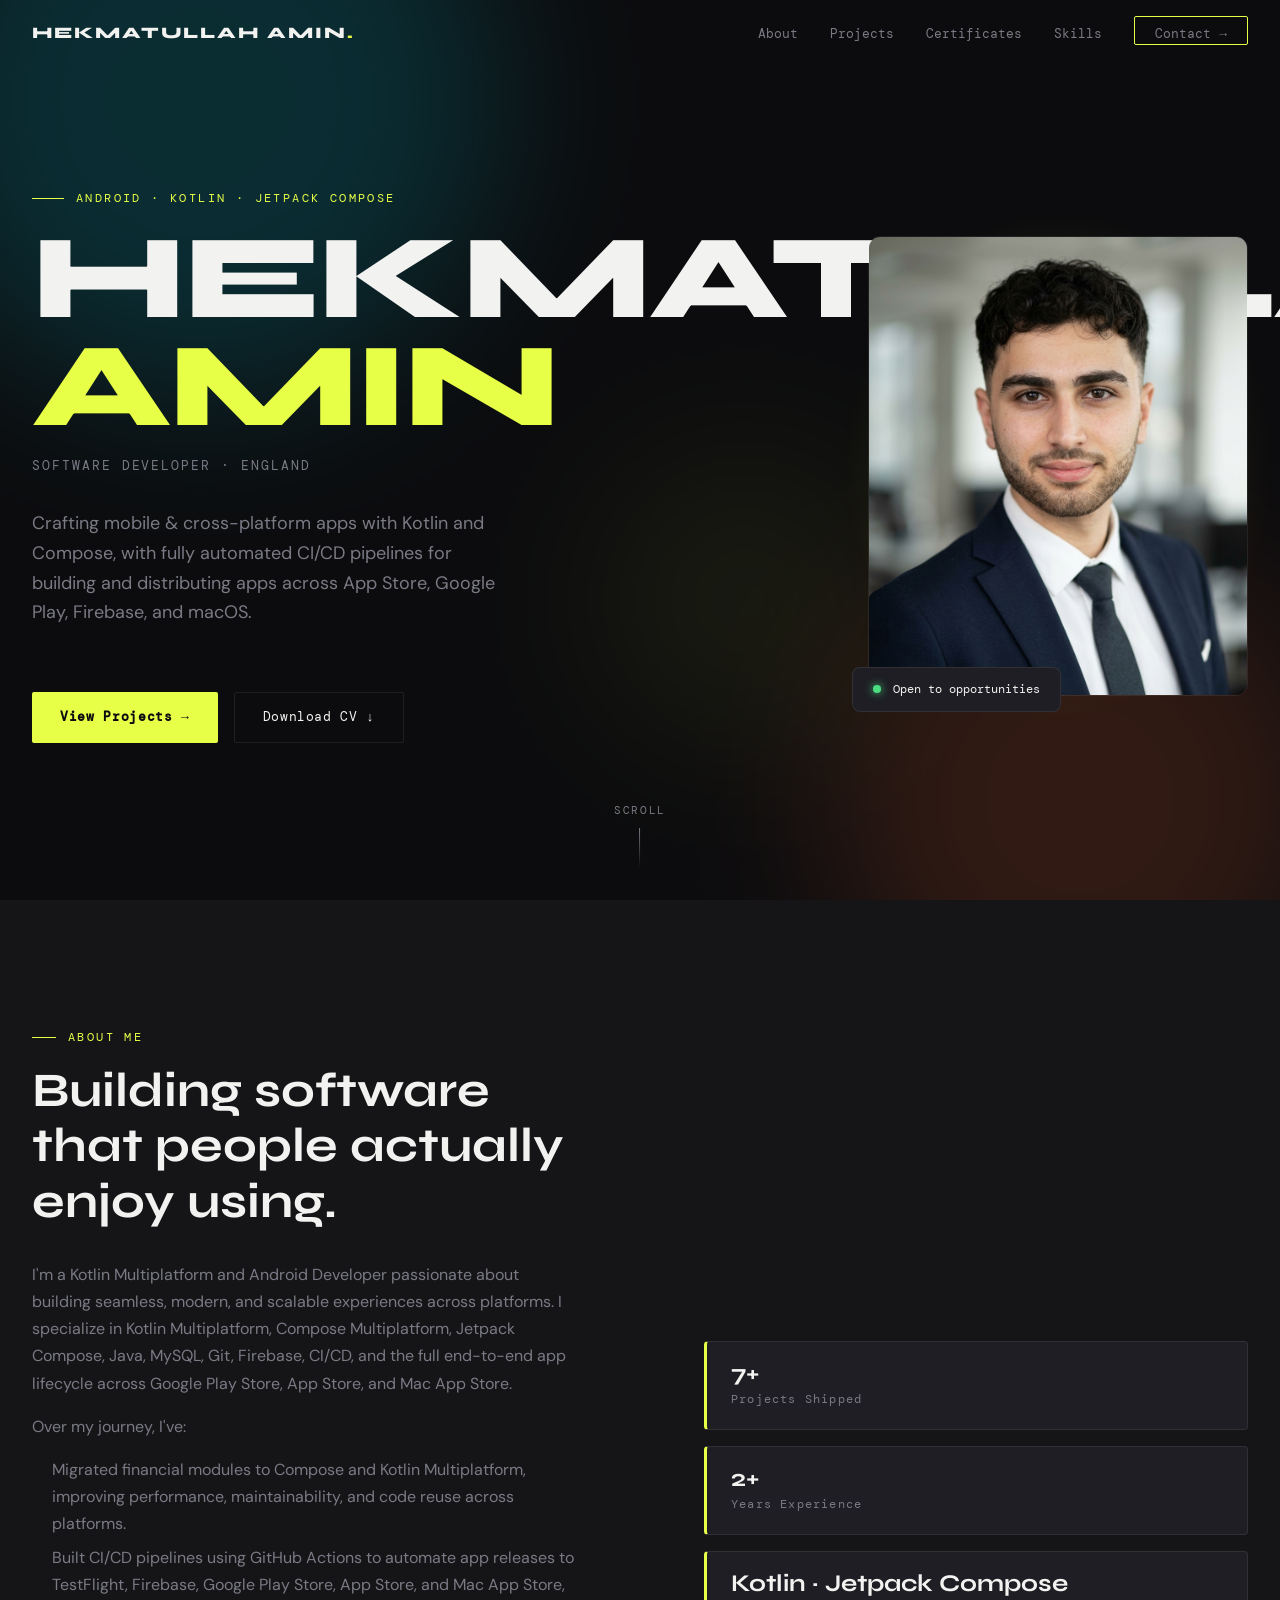
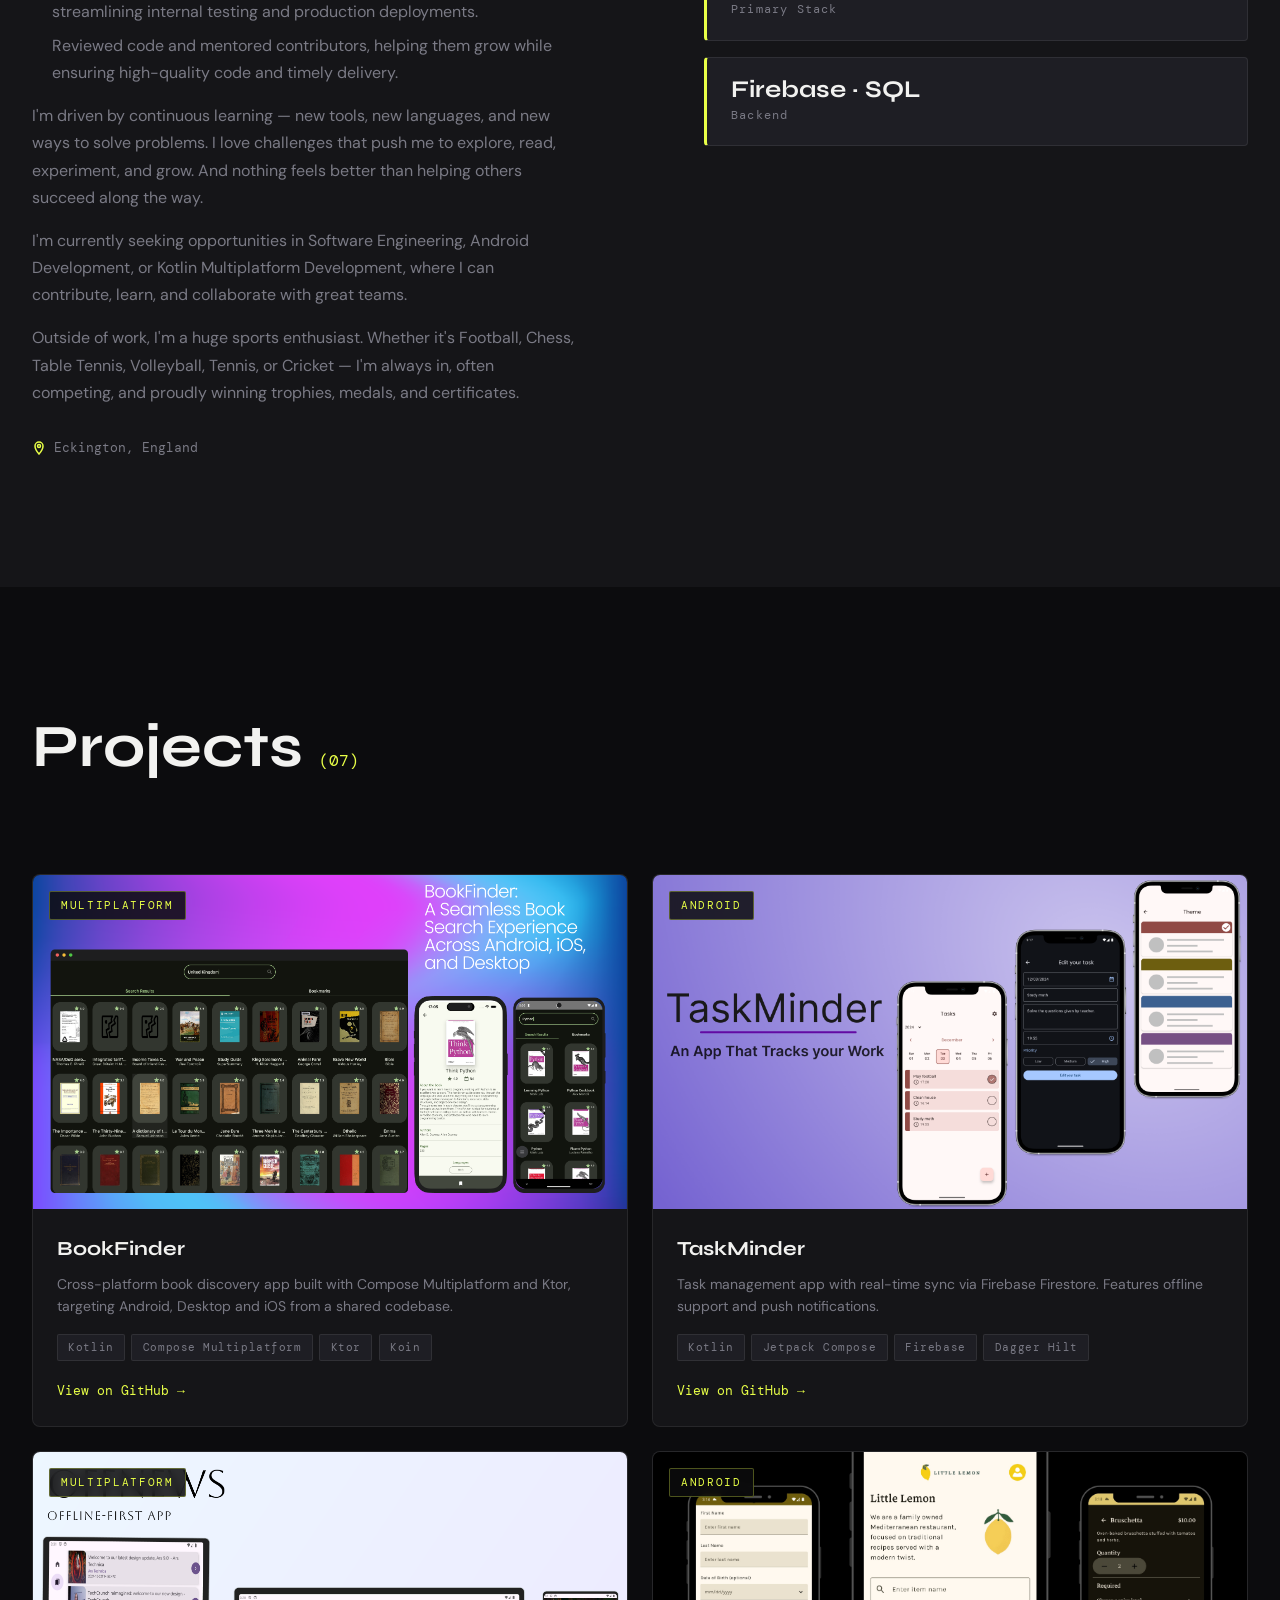
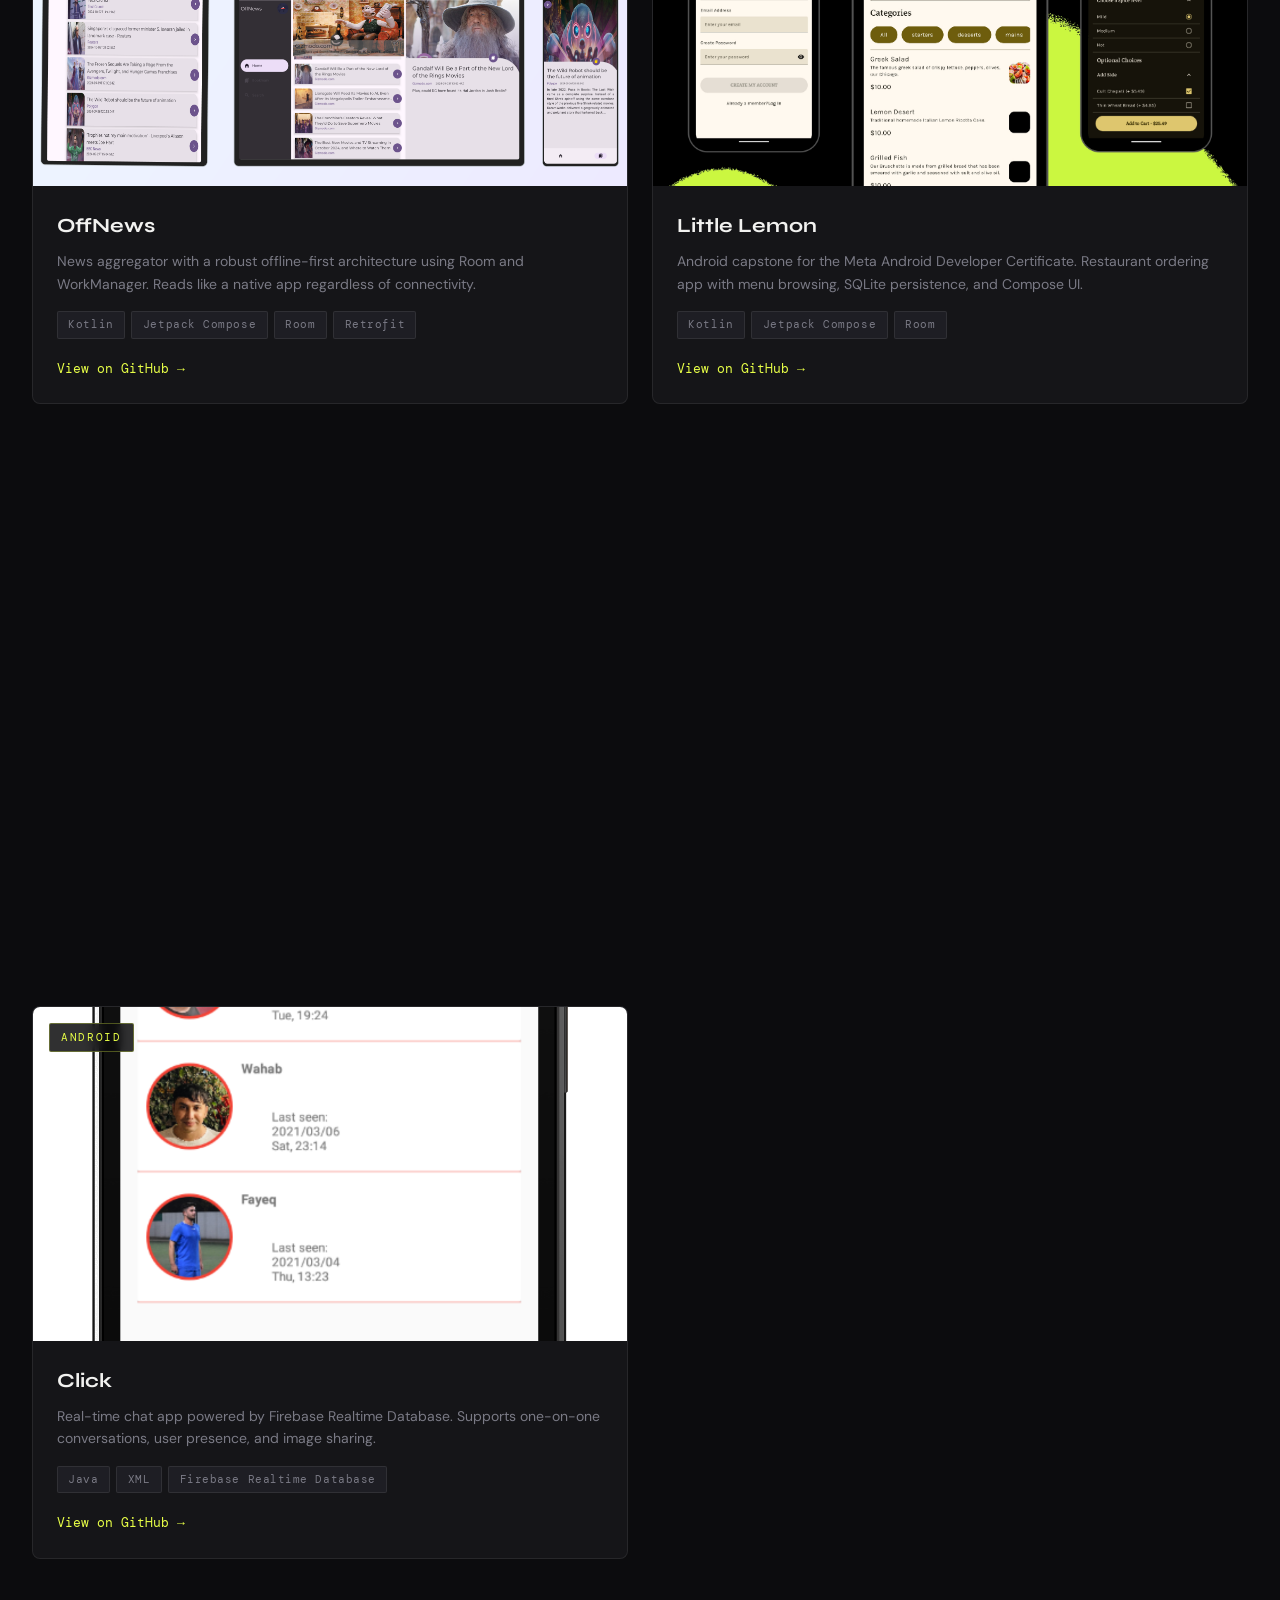
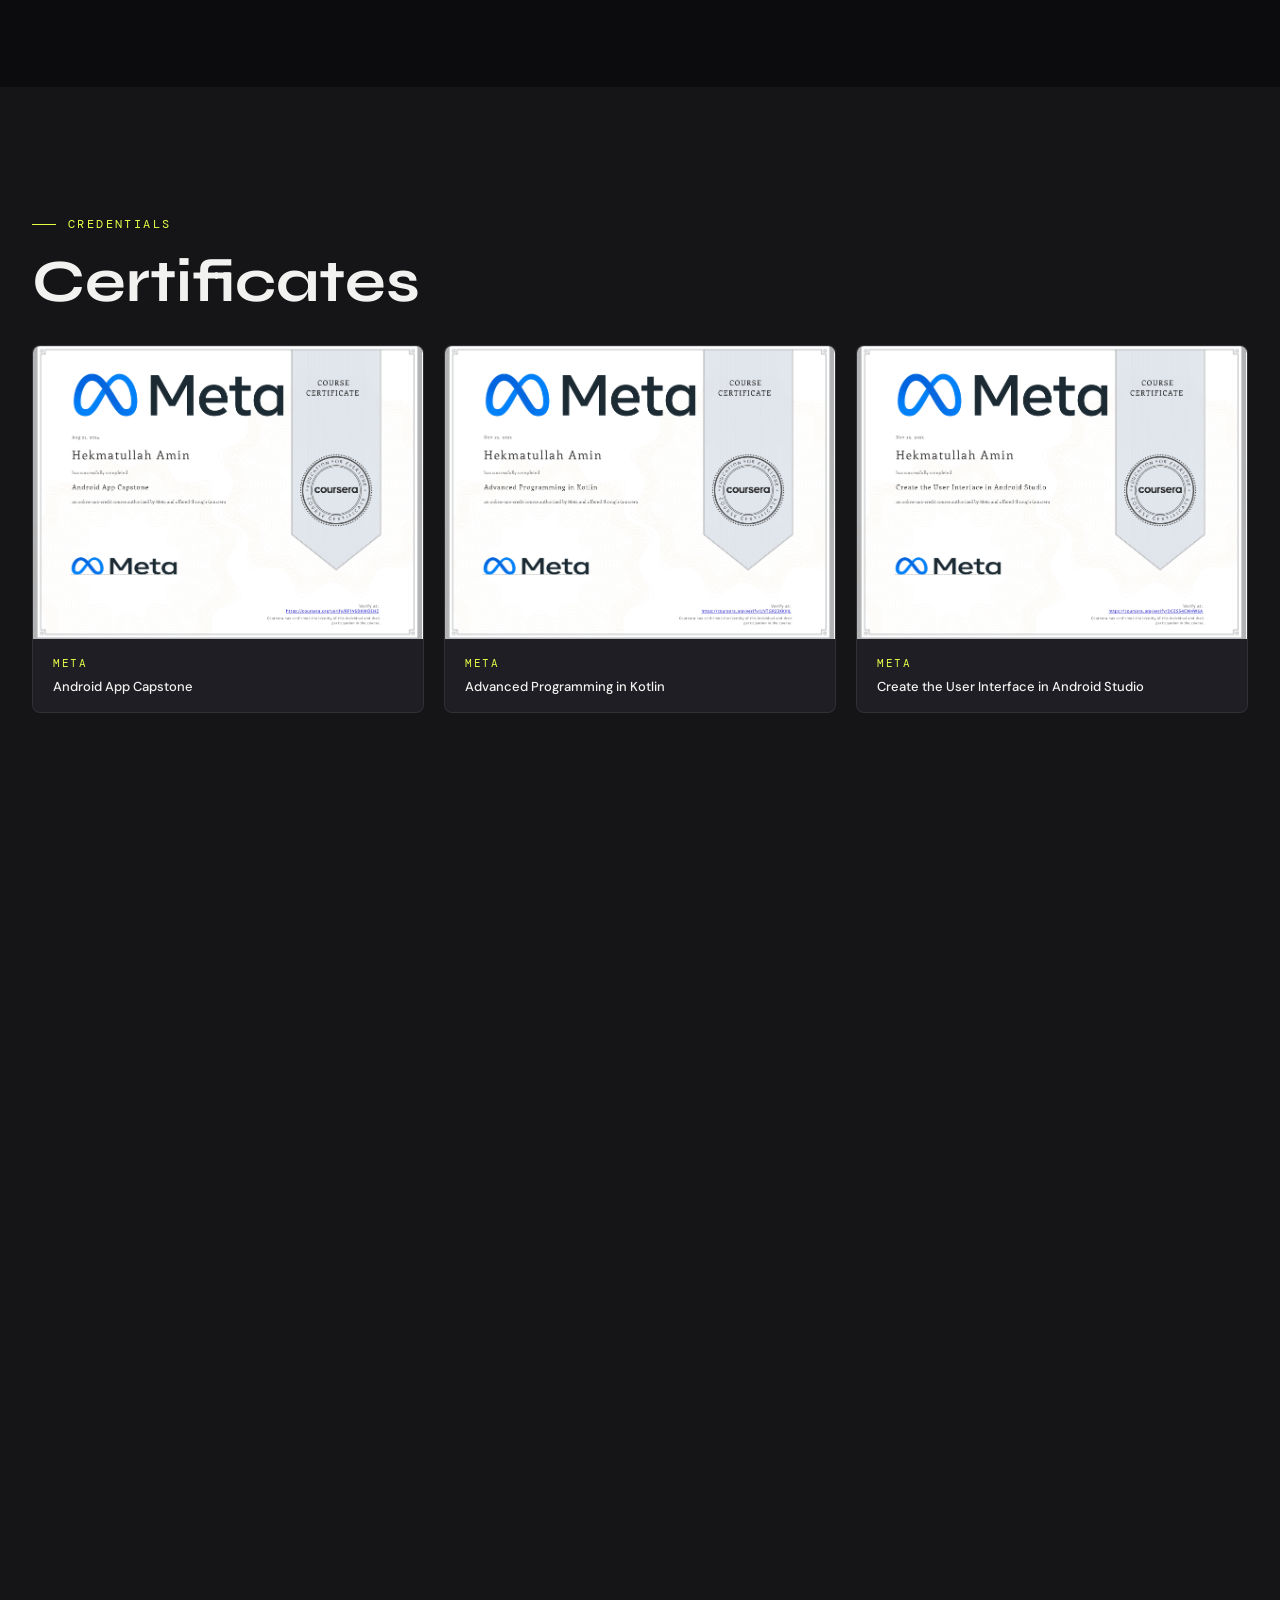
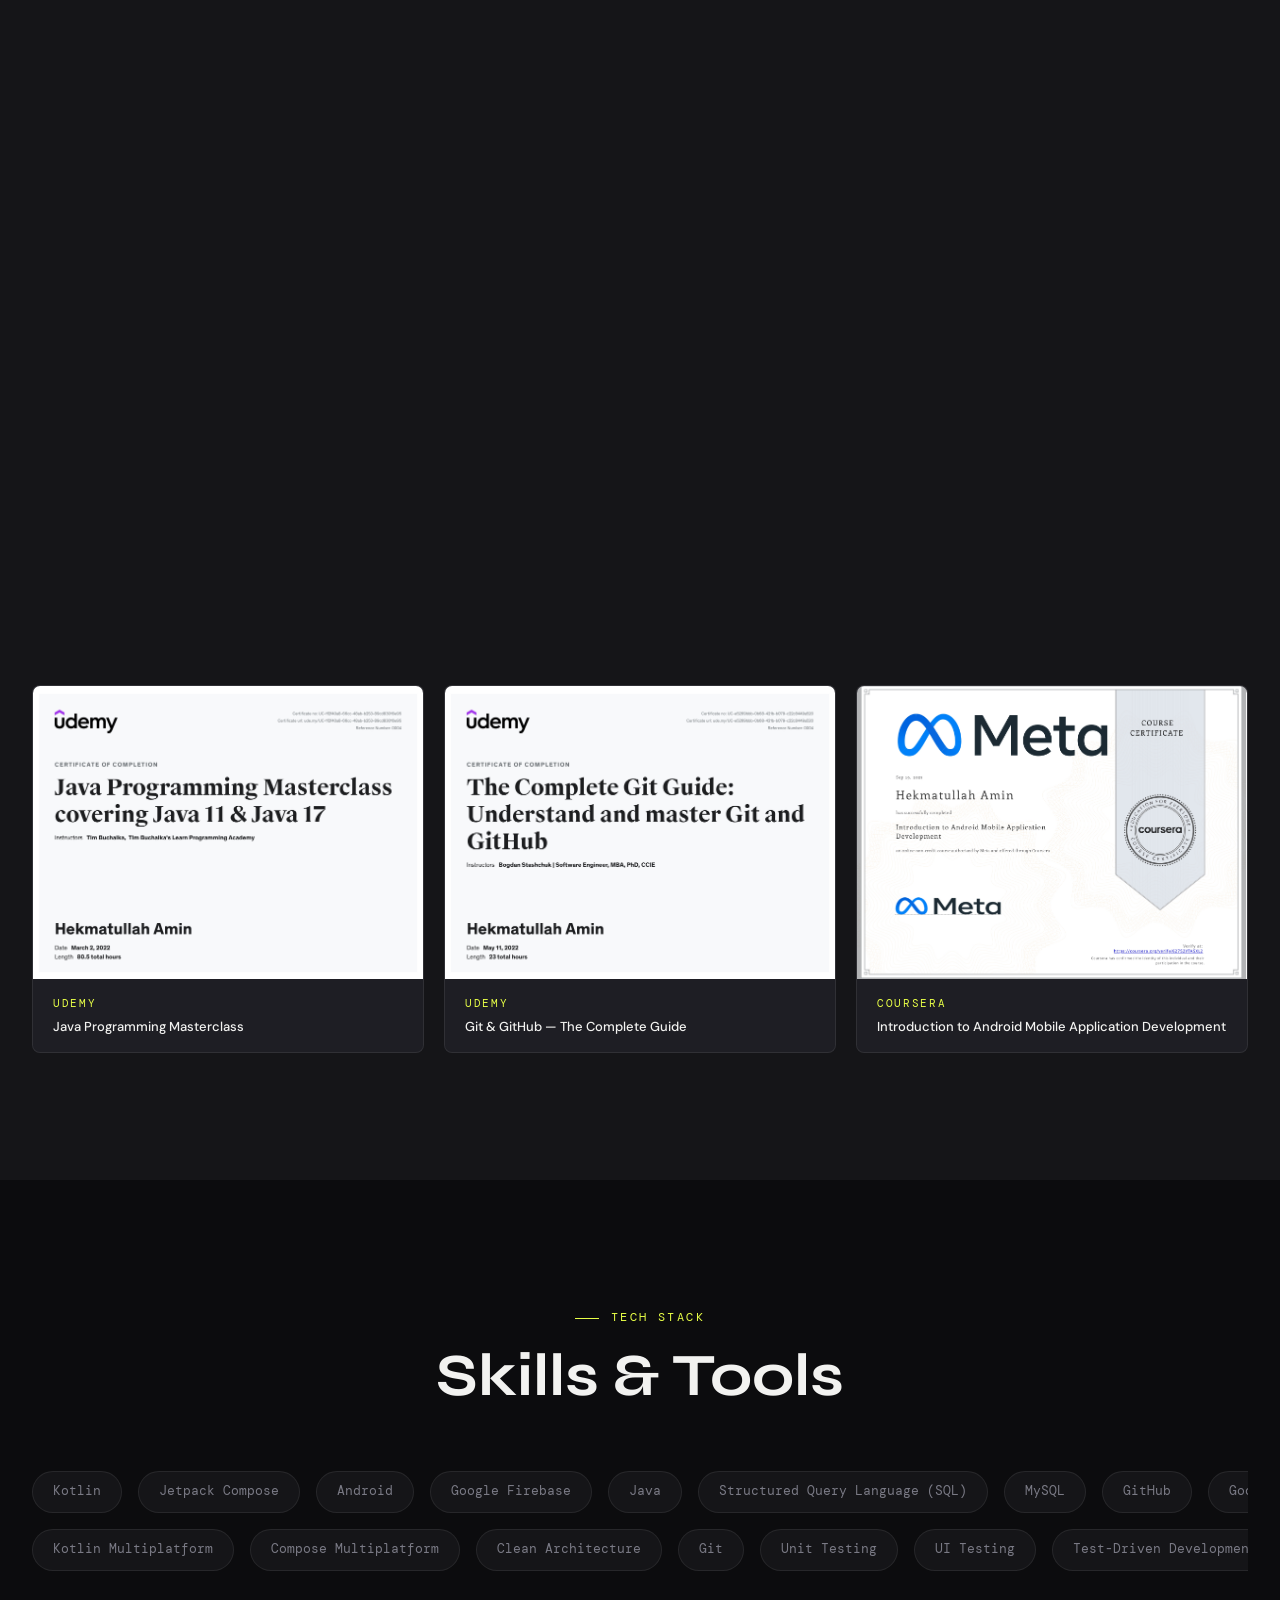
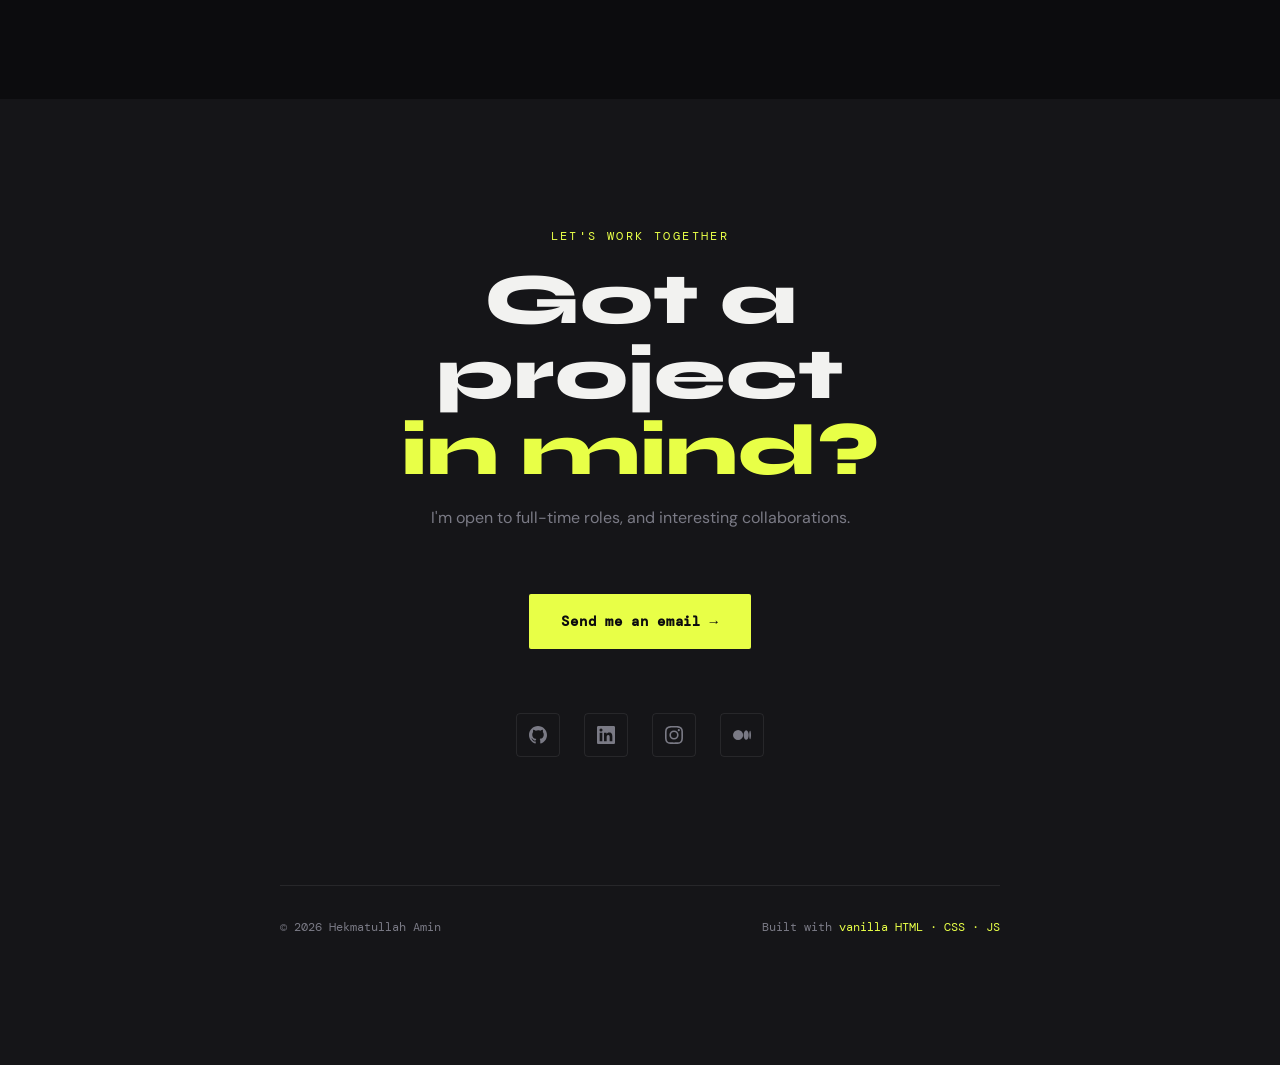
<file: index.html>
<!DOCTYPE html>
<html lang="en">
<head>
  <meta charset="UTF-8" />
  <meta name="viewport" content="width=device-width, initial-scale=1.0" />
  <meta name="description" content="Hekmatullah Amin — Android & Kotlin developer based in Eckington, England. Building mobile and cross-platform apps with Kotlin, Jetpack Compose, and CI/CD pipelines." />
  <title>Hekmatullah Amin — Android Developer</title>

  <!-- Fonts preconnect -->
  <link rel="preconnect" href="https://fonts.googleapis.com" />
  <link rel="preconnect" href="https://fonts.gstatic.com" crossorigin />
  <link href="https://fonts.googleapis.com/css2?family=Syne:wght@700;800&family=DM+Sans:wght@400;500&family=DM+Mono:wght@400&display=swap" rel="stylesheet" />

  <link rel="stylesheet" href="style.css" />
</head>
<body>

  <!-- ============================================================
       NAVIGATION
       ============================================================ -->
  <nav class="nav" id="nav">
    <a href="#hero" class="nav-logo">Hekmatullah Amin<span>.</span></a>

    <ul class="nav-links" id="nav-links">
      <li><a href="#about">About</a></li>
      <li><a href="#projects">Projects</a></li>
      <li><a href="#certificates">Certificates</a></li>
      <li><a href="#skills">Skills</a></li>
      <li><a href="#contact" class="nav-cta">Contact →</a></li>
    </ul>

    <button class="nav-toggle" id="nav-toggle" aria-label="Toggle menu">
      <span></span>
      <span></span>
      <span></span>
    </button>
  </nav>

  <!-- ============================================================
       HERO
       ============================================================ -->
  <section id="hero">
    <!-- Ambient background -->
    <div class="hero-bg">
      <div class="hero-orb hero-orb-1"></div>
      <div class="hero-orb hero-orb-2"></div>
      <div class="hero-orb hero-orb-3"></div>
    </div>

    <div class="hero-inner">
      <!-- Text content -->
      <div class="hero-content">
        <p class="hero-eyebrow">Android · Kotlin · Jetpack Compose</p>
        <h1 class="hero-name">
          Hekmatullah
          <span class="line-accent">Amin</span>
        </h1>
        <p class="hero-sub">Software Developer · England</p>
        <p class="hero-descriptor">
          Crafting mobile &amp; cross-platform apps with Kotlin and Compose, with fully automated CI/CD pipelines for building and distributing apps across App Store, Google Play, Firebase, and macOS.
        </p>
        <div class="hero-ctas">
          <a href="#projects" class="btn-primary">View Projects →</a>
          <a href="assets/CV.pdf" class="btn-outline" download>Download CV ↓</a>
        </div>
      </div>

      <!-- Photo -->
      <div class="hero-visual">
        <div class="hero-glow"></div>
        <div class="hero-photo-wrap">
          <img src="images/hero-photo.png" alt="Hekmatullah Amin" class="hero-photo" />
        </div>
        <div class="hero-badge">
          <div class="hero-badge-dot"></div>
          <span class="hero-badge-text">Open to opportunities</span>
        </div>
      </div>
    </div>

    <div class="hero-scroll-hint">Scroll</div>
  </section>

  <!-- ============================================================
       ABOUT
       ============================================================ -->
  <section id="about" class="section">
    <div class="section-inner">
      <div class="about-grid">
        <!-- Text -->
        <div class="reveal">
          <p class="section-label">About Me</p>
          <h2 class="about-heading">Building software that people actually enjoy using.</h2>
          <p class="about-text">
            I'm a Kotlin Multiplatform and Android Developer passionate about building seamless, modern, and scalable experiences across platforms. I specialize in Kotlin Multiplatform, Compose Multiplatform, Jetpack Compose, Java, MySQL, Git, Firebase, CI/CD, and the full end-to-end app lifecycle across Google Play Store, App Store, and Mac App Store.
          </p>
          <p class="about-text">Over my journey, I've:</p>
          <ul class="about-list">
            <li>Migrated financial modules to Compose and Kotlin Multiplatform, improving performance, maintainability, and code reuse across platforms.</li>
            <li>Built CI/CD pipelines using GitHub Actions to automate app releases to TestFlight, Firebase, Google Play Store, App Store, and Mac App Store, streamlining internal testing and production deployments.</li>
            <li>Reviewed code and mentored contributors, helping them grow while ensuring high-quality code and timely delivery.</li>
          </ul>
          <p class="about-text">
            I'm driven by continuous learning — new tools, new languages, and new ways to solve problems. I love challenges that push me to explore, read, experiment, and grow. And nothing feels better than helping others succeed along the way.
          </p>
          <p class="about-text">
            I'm currently seeking opportunities in Software Engineering, Android Development, or Kotlin Multiplatform Development, where I can contribute, learn, and collaborate with great teams.
          </p>
          <p class="about-text">
            Outside of work, I'm a huge sports enthusiast. Whether it's Football, Chess, Table Tennis, Volleyball, Tennis, or Cricket — I'm always in, often competing, and proudly winning trophies, medals, and certificates.
          </p>
          <div class="about-location">
            <svg width="14" height="14" viewBox="0 0 14 14" fill="none" xmlns="http://www.w3.org/2000/svg" aria-hidden="true">
              <path d="M7 1C4.791 1 3 2.791 3 5c0 3.5 4 8 4 8s4-4.5 4-8c0-2.209-1.791-4-4-4z" stroke="currentColor" stroke-width="1.5"/>
              <circle cx="7" cy="5" r="1.5" stroke="currentColor" stroke-width="1.5"/>
            </svg>
            Eckington, England
          </div>
        </div>

        <!-- Stats -->
        <div class="about-stats">
          <div class="stat-pill">
            <div class="stat-pill-value">7+</div>
            <div class="stat-pill-label">Projects Shipped</div>
          </div>
          <div class="stat-pill">
            <div class="stat-pill-value">2+</div>
            <div class="stat-pill-label">Years Experience</div>
          </div>
          <div class="stat-pill">
            <div class="stat-pill-value">Kotlin · Jetpack Compose</div>
            <div class="stat-pill-label">Primary Stack</div>
          </div>
          <div class="stat-pill">
            <div class="stat-pill-value">Firebase · SQL</div>
            <div class="stat-pill-label">Backend</div>
          </div>
        </div>
      </div>
    </div>
  </section>

  <!-- ============================================================
       PROJECTS
       ============================================================ -->
  <section id="projects" class="section">
    <div class="section-inner">
      <div class="projects-header reveal">
        <h2 class="section-heading">Projects</h2>
        <span class="projects-count">(07)</span>
      </div>

      <div class="projects-grid">

        <!-- BookFinder -->
        <article class="project-card reveal">
          <div class="project-image-wrap">
            <img src="images/BookFinder.png" alt="BookFinder app screenshot" loading="lazy" />
            <span class="project-category">Multiplatform</span>
          </div>
          <div class="project-body">
            <h3 class="project-name">BookFinder</h3>
            <p class="project-desc">
              Cross-platform book discovery app built with Compose Multiplatform
              and Ktor, targeting Android, Desktop and iOS from a shared codebase.
            </p>
            <div class="project-tags">
              <span class="tag">Kotlin</span>
              <span class="tag">Compose Multiplatform</span>
              <span class="tag">Ktor</span>
              <span class="tag">Koin</span>
            </div>
            <a href="https://github.com/HekmatullahAmin/BookFinder" class="project-link" target="_blank" rel="noopener">
              View on GitHub →
            </a>
          </div>
        </article>

        <!-- TaskMinder -->
        <article class="project-card reveal">
          <div class="project-image-wrap">
            <img src="images/TaskMinder.png" alt="TaskMinder app screenshot" loading="lazy" />
            <span class="project-category">Android</span>
          </div>
          <div class="project-body">
            <h3 class="project-name">TaskMinder</h3>
            <p class="project-desc">
              Task management app with real-time sync via Firebase Firestore.
              Features offline support and push notifications.
            </p>
            <div class="project-tags">
              <span class="tag">Kotlin</span>
              <span class="tag">Jetpack Compose</span>
              <span class="tag">Firebase</span>
              <span class="tag">Dagger Hilt</span>
            </div>
            <a href="https://github.com/HekmatullahAmin/TaskMinder" class="project-link" target="_blank" rel="noopener">
              View on GitHub →
            </a>
          </div>
        </article>

        <!-- OffNews -->
        <article class="project-card reveal">
          <div class="project-image-wrap">
            <img src="images/offnews_app.png" alt="OffNews app screenshot" loading="lazy" />
            <span class="project-category">Multiplatform</span>
          </div>
          <div class="project-body">
            <h3 class="project-name">OffNews</h3>
            <p class="project-desc">
              News aggregator with a robust offline-first architecture using Room
              and WorkManager. Reads like a native app regardless of connectivity.
            </p>
            <div class="project-tags">
              <span class="tag">Kotlin</span>
              <span class="tag">Jetpack Compose</span>
              <span class="tag">Room</span>
              <span class="tag">Retrofit</span>
            </div>
            <a href="https://github.com/HekmatullahAmin/OffNews" class="project-link" target="_blank" rel="noopener">
              View on GitHub →
            </a>
          </div>
        </article>

        <!-- Little Lemon -->
        <article class="project-card reveal">
          <div class="project-image-wrap">
            <img src="images/LittleLemon.jpg" alt="Little Lemon restaurant app screenshot" loading="lazy" />
            <span class="project-category">Android</span>
          </div>
          <div class="project-body">
            <h3 class="project-name">Little Lemon</h3>
            <p class="project-desc">
              Android capstone for the Meta Android Developer Certificate.
              Restaurant ordering app with menu browsing, SQLite persistence, and Compose UI.
            </p>
            <div class="project-tags">
              <span class="tag">Kotlin</span>
              <span class="tag">Jetpack Compose</span>
              <span class="tag">Room</span>
            </div>
            <a href="https://github.com/HekmatullahAmin/little-lemon" class="project-link" target="_blank" rel="noopener">
              View on GitHub →
            </a>
          </div>
        </article>

        <!-- ToMe -->
        <article class="project-card reveal">
          <div class="project-image-wrap">
            <img src="images/tome.png" alt="ToMe budget and schedule app screenshot" loading="lazy" />
            <span class="project-category">Android</span>
          </div>
          <div class="project-body">
            <h3 class="project-name">ToMe</h3>
            <p class="project-desc">
              Personal finance and scheduling app. Tracks budgets, income,
              and upcoming events in one clean Compose interface.
            </p>
            <div class="project-tags">
              <span class="tag">Java</span>
              <span class="tag">XML</span>
              <span class="tag">SQLite</span>
            </div>
            <a href="https://github.com/HekmatullahAmin/ToMe" class="project-link" target="_blank" rel="noopener">
              View on GitHub →
            </a>
          </div>
        </article>

        <!-- FriendHub -->
        <article class="project-card reveal">
          <div class="project-image-wrap">
            <img src="images/FriendHub.jpg" alt="FriendHub social media app screenshot" loading="lazy" />
            <span class="project-category">Android</span>
          </div>
          <div class="project-body">
            <h3 class="project-name">FriendHub</h3>
            <p class="project-desc">
              Social networking app with user profiles, posts, and follows.
              Built on Firebase with XML views.
            </p>
            <div class="project-tags">
              <span class="tag">Kotlin</span>
              <span class="tag">XML</span>
              <span class="tag">Firebase</span>
            </div>
            <a href="https://github.com/HekmatullahAmin/FriendHub" class="project-link" target="_blank" rel="noopener">
              View on GitHub →
            </a>
          </div>
        </article>

        <!-- Click -->
        <article class="project-card reveal">
          <div class="project-image-wrap">
            <img src="images/click_chat.png" alt="Click real-time chat app screenshot" loading="lazy" />
            <span class="project-category">Android</span>
          </div>
          <div class="project-body">
            <h3 class="project-name">Click</h3>
            <p class="project-desc">
              Real-time chat app powered by Firebase Realtime Database.
              Supports one-on-one conversations, user presence, and image sharing.
            </p>
            <div class="project-tags">
              <span class="tag">Java</span>
              <span class="tag">XML</span>
              <span class="tag">Firebase Realtime Database</span>
            </div>
            <a href="https://github.com/HekmatullahAmin/Click" class="project-link" target="_blank" rel="noopener">
              View on GitHub →
            </a>
          </div>
        </article>

      </div>
    </div>
  </section>

  <!-- ============================================================
       CERTIFICATES
       ============================================================ -->
  <section id="certificates" class="section">
    <div class="section-inner">
      <div class="reveal">
        <p class="section-label">Credentials</p>
        <h2 class="section-heading">Certificates</h2>
      </div>

      <div class="certs-grid">

        <div class="cert-card reveal">
          <div class="cert-image-wrap">
            <img src="images/Meta-Android App Capstone.jpg" alt="Meta Android App Capstone certificate" loading="lazy" />
          </div>
          <div class="cert-body">
            <p class="cert-issuer">Meta</p>
            <p class="cert-name">Android App Capstone</p>
          </div>
        </div>

        <div class="cert-card reveal">
          <div class="cert-image-wrap">
            <img src="images/Meta-Advanced Programming in Kotlin.jpg" alt="Meta Advanced Programming in Kotlin certificate" loading="lazy" />
          </div>
          <div class="cert-body">
            <p class="cert-issuer">Meta</p>
            <p class="cert-name">Advanced Programming in Kotlin</p>
          </div>
        </div>

        <div class="cert-card reveal">
          <div class="cert-image-wrap">
            <img src="images/Meta-Create the User Interface in Android Studio.jpg" alt="Meta Create the User Interface in Android Studio certificate" loading="lazy" />
          </div>
          <div class="cert-body">
            <p class="cert-issuer">Meta</p>
            <p class="cert-name">Create the User Interface in Android Studio</p>
          </div>
        </div>

        <div class="cert-card reveal">
          <div class="cert-image-wrap">
            <img src="images/Meta-Working with Data in Android.jpg" alt="Meta Working with Data in Android certificate" loading="lazy" />
          </div>
          <div class="cert-body">
            <p class="cert-issuer">Meta</p>
            <p class="cert-name">Working with Data in Android</p>
          </div>
        </div>

        <div class="cert-card reveal">
          <div class="cert-image-wrap">
            <img src="images/meta_programming_fundamentals_in_kotlin.jpg" alt="Meta Programming Fundamentals in Kotlin certificate" loading="lazy" />
          </div>
          <div class="cert-body">
            <p class="cert-issuer">Meta</p>
            <p class="cert-name">Programming Fundamentals in Kotlin</p>
          </div>
        </div>

        <div class="cert-card reveal">
          <div class="cert-image-wrap">
            <img src="images/meta_Principles of UX_UI design.jpg" alt="Meta Principles of UX/UI Design certificate" loading="lazy" />
          </div>
          <div class="cert-body">
            <p class="cert-issuer">Meta</p>
            <p class="cert-name">Principles of UX/UI Design</p>
          </div>
        </div>

        <div class="cert-card reveal">
          <div class="cert-image-wrap">
            <img src="images/meta-version control.png" alt="Meta Version Control certificate" loading="lazy" />
          </div>
          <div class="cert-body">
            <p class="cert-issuer">Meta</p>
            <p class="cert-name">Version Control</p>
          </div>
        </div>

        <div class="cert-card reveal">
          <div class="cert-image-wrap">
            <img src="images/Google Play Store Listing Certificate.jpg" alt="Google Play Store Listing certificate" loading="lazy" />
          </div>
          <div class="cert-body">
            <p class="cert-issuer">Google</p>
            <p class="cert-name">Play Store Listing Certificate</p>
          </div>
        </div>

        <div class="cert-card reveal">
          <div class="cert-image-wrap">
            <img src="images/SoftwareArchitectureFoundations.jpg" alt="Software Architecture Foundations certificate" loading="lazy" />
          </div>
          <div class="cert-body">
            <p class="cert-issuer">LinkedIn Learning</p>
            <p class="cert-name">Software Architecture Foundations</p>
          </div>
        </div>

        <div class="cert-card reveal">
          <div class="cert-image-wrap">
            <img src="images/SoftwareDesignFromRequirementsToRelease.jpg" alt="Software Design: From Requirements to Release certificate" loading="lazy" />
          </div>
          <div class="cert-body">
            <p class="cert-issuer">LinkedIn Learning</p>
            <p class="cert-name">Software Design: From Requirements to Release</p>
          </div>
        </div>

        <div class="cert-card reveal">
          <div class="cert-image-wrap">
            <img src="images/SoftwareDesignModelingWithUML.jpg" alt="Software Design: Modeling with UML certificate" loading="lazy" />
          </div>
          <div class="cert-body">
            <p class="cert-issuer">LinkedIn Learning</p>
            <p class="cert-name">Software Design: Modeling with UML</p>
          </div>
        </div>

        <div class="cert-card reveal">
          <div class="cert-image-wrap">
            <img src="images/ProgrammingFoundationsDesignPatterns.jpg" alt="Programming Foundations: Design Patterns certificate" loading="lazy" />
          </div>
          <div class="cert-body">
            <p class="cert-issuer">LinkedIn Learning</p>
            <p class="cert-name">Programming Foundations: Design Patterns</p>
          </div>
        </div>

        <div class="cert-card reveal">
          <div class="cert-image-wrap">
            <img src="images/kotlin_development_masterclass.jpg" alt="Kotlin Development Masterclass certificate" loading="lazy" />
          </div>
          <div class="cert-body">
            <p class="cert-issuer">Udemy</p>
            <p class="cert-name">Kotlin Development Masterclass</p>
          </div>
        </div>

        <div class="cert-card reveal">
          <div class="cert-image-wrap">
            <img src="images/android_firebase _firestore_masterclass.png" alt="Android Firebase Firestore Masterclass certificate" loading="lazy" />
          </div>
          <div class="cert-body">
            <p class="cert-issuer">Udemy</p>
            <p class="cert-name">Android Firebase &amp; Firestore Masterclass</p>
          </div>
        </div>

        <div class="cert-card reveal">
          <div class="cert-image-wrap">
            <img src="images/android_and_java_developer_course_build_21_apps.jpg" alt="Android and Java Developer Course certificate" loading="lazy" />
          </div>
          <div class="cert-body">
            <p class="cert-issuer">Udemy</p>
            <p class="cert-name">Android &amp; Java Developer Course: Build 21 Apps</p>
          </div>
        </div>

        <div class="cert-card reveal">
          <div class="cert-image-wrap">
            <img src="images/java_programming_masterclass.jpg" alt="Java Programming Masterclass certificate" loading="lazy" />
          </div>
          <div class="cert-body">
            <p class="cert-issuer">Udemy</p>
            <p class="cert-name">Java Programming Masterclass</p>
          </div>
        </div>

        <div class="cert-card reveal">
          <div class="cert-image-wrap">
            <img src="images/git_and_github_guide.jpg" alt="Git and GitHub Guide certificate" loading="lazy" />
          </div>
          <div class="cert-body">
            <p class="cert-issuer">Udemy</p>
            <p class="cert-name">Git &amp; GitHub — The Complete Guide</p>
          </div>
        </div>

        <div class="cert-card reveal">
          <div class="cert-image-wrap">
            <img src="images/introduction_to_android_mobile_application_development.jpg" alt="Introduction to Android Mobile App Development certificate" loading="lazy" />
          </div>
          <div class="cert-body">
            <p class="cert-issuer">Coursera</p>
            <p class="cert-name">Introduction to Android Mobile Application Development</p>
          </div>
        </div>

      </div>
    </div>
  </section>

  <!-- ============================================================
       SKILLS
       ============================================================ -->
  <section id="skills" class="section">
    <div class="section-inner">
      <div class="skills-heading-wrap reveal">
        <p class="section-label" style="justify-content: center;">Tech Stack</p>
        <h2 class="section-heading" style="text-align: center;">Skills &amp; Tools</h2>
      </div>
    </div>

    <div class="marquee-wrapper" id="marquee-wrapper">
      <!-- Row 1: left to right -->
      <div class="marquee-track marquee-track-1">
        <span class="skill-pill">Kotlin</span>
        <span class="skill-pill">Jetpack Compose</span>
        <span class="skill-pill">Android</span>
        <span class="skill-pill">Google Firebase</span>
        <span class="skill-pill">Java</span>
        <span class="skill-pill">Structured Query Language (SQL)</span>
        <span class="skill-pill">MySQL</span>
        <span class="skill-pill">GitHub</span>
        <span class="skill-pill">Google Play Store</span>
        <span class="skill-pill">App Store</span>
        <span class="skill-pill">TestFlight</span>
        <span class="skill-pill">CI/CD</span>
        <span class="skill-pill">GitHub Actions</span>
        <span class="skill-pill">Koin</span>
        <span class="skill-pill">Room</span>
        <span class="skill-pill">Coroutines</span>
        <span class="skill-pill">MVI</span>
        <span class="skill-pill">MVVM</span>
        <!-- Duplicate for seamless loop -->
        <span class="skill-pill">Kotlin</span>
        <span class="skill-pill">Jetpack Compose</span>
        <span class="skill-pill">Android</span>
        <span class="skill-pill">Google Firebase</span>
        <span class="skill-pill">Java</span>
        <span class="skill-pill">Structured Query Language (SQL)</span>
        <span class="skill-pill">MySQL</span>
        <span class="skill-pill">GitHub</span>
        <span class="skill-pill">Google Play Store</span>
        <span class="skill-pill">App Store</span>
        <span class="skill-pill">TestFlight</span>
        <span class="skill-pill">CI/CD</span>
        <span class="skill-pill">GitHub Actions</span>
        <span class="skill-pill">Koin</span>
        <span class="skill-pill">Room</span>
        <span class="skill-pill">Coroutines</span>
        <span class="skill-pill">MVI</span>
        <span class="skill-pill">MVVM</span>
      </div>

      <!-- Row 2: right to left -->
      <div class="marquee-track marquee-track-2">
        <span class="skill-pill">Kotlin Multiplatform</span>
        <span class="skill-pill">Compose Multiplatform</span>
        <span class="skill-pill">Clean Architecture</span>
        <span class="skill-pill">Git</span>
        <span class="skill-pill">Unit Testing</span>
        <span class="skill-pill">UI Testing</span>
        <span class="skill-pill">Test-Driven Development</span>
        <span class="skill-pill">Object-Oriented Programming (OOP)</span>
        <span class="skill-pill">Software Architecture</span>
        <span class="skill-pill">Software Design Patterns</span>
        <span class="skill-pill">Software Development Life Cycle (SDLC)</span>
        <span class="skill-pill">UML</span>
        <span class="skill-pill">Atlassian JIRA</span>
        <span class="skill-pill">Retrofit</span>
        <span class="skill-pill">Dagger Hilt</span>
        <span class="skill-pill">SQLite</span>
        <span class="skill-pill">XML</span>
        <span class="skill-pill">REST APIs</span>
        <!-- Duplicate for seamless loop -->
        <span class="skill-pill">Kotlin Multiplatform</span>
        <span class="skill-pill">Compose Multiplatform</span>
        <span class="skill-pill">Clean Architecture</span>
        <span class="skill-pill">Git</span>
        <span class="skill-pill">Unit Testing</span>
        <span class="skill-pill">UI Testing</span>
        <span class="skill-pill">Test-Driven Development</span>
        <span class="skill-pill">Object-Oriented Programming (OOP)</span>
        <span class="skill-pill">Software Architecture</span>
        <span class="skill-pill">Software Design Patterns</span>
        <span class="skill-pill">Software Development Life Cycle (SDLC)</span>
        <span class="skill-pill">UML</span>
        <span class="skill-pill">Atlassian JIRA</span>
        <span class="skill-pill">Retrofit</span>
        <span class="skill-pill">Dagger Hilt</span>
        <span class="skill-pill">SQLite</span>
        <span class="skill-pill">XML</span>
        <span class="skill-pill">REST APIs</span>
      </div>
    </div>
  </section>

  <!-- ============================================================
       CONTACT
       ============================================================ -->
  <section id="contact" class="section">
    <div class="section-inner">
      <div class="contact-inner">
        <div class="reveal">
          <p class="contact-eyebrow">Let's Work Together</p>
          <h2 class="contact-heading">Got a project<br /><span>in mind?</span></h2>
          <p class="contact-sub">I'm open to full-time roles, and interesting collaborations.</p>
        </div>

        <div class="reveal">
          <a href="mailto:hek.amin.2000@gmail.com" class="contact-email-btn">
            Send me an email →
          </a>
        </div>

        <div class="social-links reveal">
          <!-- GitHub -->
          <a href="https://github.com/HekmatullahAmin" class="social-link" target="_blank" rel="noopener" aria-label="GitHub">
            <svg viewBox="0 0 24 24" xmlns="http://www.w3.org/2000/svg">
              <path d="M12 0C5.374 0 0 5.373 0 12c0 5.302 3.438 9.8 8.207 11.387.599.111.793-.261.793-.577v-2.234c-3.338.726-4.033-1.416-4.033-1.416-.546-1.387-1.333-1.756-1.333-1.756-1.089-.745.083-.729.083-.729 1.205.084 1.839 1.237 1.839 1.237 1.07 1.834 2.807 1.304 3.492.997.107-.775.418-1.305.762-1.604-2.665-.305-5.467-1.334-5.467-5.931 0-1.311.469-2.381 1.236-3.221-.124-.303-.535-1.524.117-3.176 0 0 1.008-.322 3.301 1.23A11.509 11.509 0 0112 5.803c1.02.005 2.047.138 3.006.404 2.291-1.552 3.297-1.23 3.297-1.23.653 1.653.242 2.874.118 3.176.77.84 1.235 1.911 1.235 3.221 0 4.609-2.807 5.624-5.479 5.921.43.372.823 1.102.823 2.222v3.293c0 .319.192.694.801.576C20.566 21.797 24 17.3 24 12c0-6.627-5.373-12-12-12z"/>
            </svg>
          </a>

          <!-- LinkedIn -->
          <a href="https://www.linkedin.com/in/hekmatullah-amin-713a5b244/" class="social-link" target="_blank" rel="noopener" aria-label="LinkedIn">
            <svg viewBox="0 0 24 24" xmlns="http://www.w3.org/2000/svg">
              <path d="M20.447 20.452h-3.554v-5.569c0-1.328-.027-3.037-1.852-3.037-1.853 0-2.136 1.445-2.136 2.939v5.667H9.351V9h3.414v1.561h.046c.477-.9 1.637-1.85 3.37-1.85 3.601 0 4.267 2.37 4.267 5.455v6.286zM5.337 7.433a2.062 2.062 0 01-2.063-2.065 2.064 2.064 0 112.063 2.065zm1.782 13.019H3.555V9h3.564v11.452zM22.225 0H1.771C.792 0 0 .774 0 1.729v20.542C0 23.227.792 24 1.771 24h20.451C23.2 24 24 23.227 24 22.271V1.729C24 .774 23.2 0 22.222 0h.003z"/>
            </svg>
          </a>

          <!-- Instagram -->
          <a href="https://www.instagram.com/hekmatullahamin/" class="social-link" target="_blank" rel="noopener" aria-label="Instagram">
            <svg viewBox="0 0 24 24" xmlns="http://www.w3.org/2000/svg">
              <path d="M12 2.163c3.204 0 3.584.012 4.85.07 3.252.148 4.771 1.691 4.919 4.919.058 1.265.069 1.645.069 4.849 0 3.205-.012 3.584-.069 4.849-.149 3.225-1.664 4.771-4.919 4.919-1.266.058-1.644.07-4.85.07-3.204 0-3.584-.012-4.849-.07-3.26-.149-4.771-1.699-4.919-4.92-.058-1.265-.07-1.644-.07-4.849 0-3.204.013-3.583.07-4.849.149-3.227 1.664-4.771 4.919-4.919 1.266-.057 1.645-.069 4.849-.069zM12 0C8.741 0 8.333.014 7.053.072 2.695.272.273 2.69.073 7.052.014 8.333 0 8.741 0 12c0 3.259.014 3.668.072 4.948.2 4.358 2.618 6.78 6.98 6.98C8.333 23.986 8.741 24 12 24c3.259 0 3.668-.014 4.948-.072 4.354-.2 6.782-2.618 6.979-6.98.059-1.28.073-1.689.073-4.948 0-3.259-.014-3.667-.072-4.947-.196-4.354-2.617-6.78-6.979-6.98C15.668.014 15.259 0 12 0zm0 5.838a6.162 6.162 0 100 12.324 6.162 6.162 0 000-12.324zM12 16a4 4 0 110-8 4 4 0 010 8zm6.406-11.845a1.44 1.44 0 100 2.881 1.44 1.44 0 000-2.881z"/>
            </svg>
          </a>

          <!-- Medium -->
          <a href="https://medium.com/@hekmatullahaminullah2" class="social-link" target="_blank" rel="noopener" aria-label="Medium">
            <svg viewBox="0 0 24 24" xmlns="http://www.w3.org/2000/svg">
              <path d="M13.54 12a6.8 6.8 0 01-6.77 6.82A6.8 6.8 0 010 12a6.8 6.8 0 016.77-6.82A6.8 6.8 0 0113.54 12zM20.96 12c0 3.54-1.51 6.42-3.38 6.42-1.87 0-3.39-2.88-3.39-6.42s1.52-6.42 3.39-6.42 3.38 2.88 3.38 6.42M24 12c0 3.17-.53 5.75-1.19 5.75-.66 0-1.19-2.58-1.19-5.75s.53-5.75 1.19-5.75C23.47 6.25 24 8.83 24 12z"/>
            </svg>
          </a>
        </div>

        <div class="footer-bar reveal">
          <p class="footer-copy">&copy; 2026 Hekmatullah Amin</p>
          <p class="footer-tag">Built with <span>vanilla HTML &middot; CSS &middot; JS</span></p>
        </div>
      </div>
    </div>
  </section>

  <script src="main.js"></script>
</body>
</html>
</file>
<file: style.css>
/* ============================================================
   DESIGN TOKENS
   ============================================================ */
:root {
  --bg-primary:   #0C0C0E;
  --bg-surface:   #151518;
  --bg-elevated:  #1E1E24;
  --accent:       #E8FF47;
  --accent-warm:  #FF6B35;
  --text-primary: #F2F2F0;
  --text-muted:   #7A7A85;
  --border:       rgba(255, 255, 255, 0.08);
  --font-display: 'Syne', sans-serif;
  --font-body:    'DM Sans', sans-serif;
  --font-mono:    'DM Mono', monospace;
  --space-xs:  0.5rem;
  --space-sm:  1rem;
  --space-md:  2rem;
  --space-lg:  4rem;
  --space-xl:  8rem;
  --ease-out:  0.25s ease-out;
  --ease-tilt: 0.4s ease;
}

/* ============================================================
   RESET + BASE
   ============================================================ */
*, *::before, *::after {
  box-sizing: border-box;
  margin: 0;
  padding: 0;
}

html {
  scroll-behavior: smooth;
  font-size: 16px;
}

body {
  background-color: var(--bg-primary);
  color: var(--text-primary);
  font-family: var(--font-body);
  font-size: 16px;
  line-height: 1.6;
  overflow-x: hidden;
  -webkit-font-smoothing: antialiased;
}

a {
  color: inherit;
  text-decoration: none;
}

img {
  display: block;
  max-width: 100%;
}

ul {
  list-style: none;
}

button {
  cursor: pointer;
  border: none;
  background: none;
  font-family: inherit;
}

/* ============================================================
   NAVIGATION
   ============================================================ */
.nav {
  position: fixed;
  top: 0;
  left: 0;
  right: 0;
  z-index: 100;
  display: flex;
  align-items: center;
  justify-content: space-between;
  padding: 1.25rem var(--space-md);
  transition: background 0.3s ease, backdrop-filter 0.3s ease;
}

.nav.scrolled {
  background: rgba(12, 12, 14, 0.85);
  backdrop-filter: blur(12px);
  -webkit-backdrop-filter: blur(12px);
  border-bottom: 1px solid var(--border);
}

.nav-logo {
  font-family: var(--font-display);
  font-weight: 800;
  font-size: 1rem;
  letter-spacing: 0.12em;
  color: var(--text-primary);
  text-transform: uppercase;
}

.nav-logo span {
  color: var(--accent);
}

.nav-links {
  display: flex;
  gap: var(--space-md);
  align-items: center;
}

.nav-links a {
  font-family: var(--font-mono);
  font-size: 13px;
  color: var(--text-muted);
  transition: color var(--ease-out);
  position: relative;
  padding-bottom: 2px;
}

.nav-links a::after {
  content: '';
  position: absolute;
  bottom: -2px;
  left: 0;
  width: 0;
  height: 1px;
  background: var(--accent);
  transition: width var(--ease-out);
}

.nav-links a:hover,
.nav-links a.active {
  color: var(--text-primary);
}

.nav-links a:hover::after,
.nav-links a.active::after {
  width: 100%;
}

.nav-cta {
  font-family: var(--font-mono);
  font-size: 13px;
  color: var(--accent);
  border: 1px solid var(--accent);
  padding: 0.5rem 1.25rem;
  border-radius: 2px;
  transition: background var(--ease-out), color var(--ease-out);
}

.nav-cta:hover {
  background: var(--accent);
  color: var(--bg-primary);
}

/* Mobile nav toggle */
.nav-toggle {
  display: none;
  flex-direction: column;
  gap: 5px;
  cursor: pointer;
  padding: 4px;
}

.nav-toggle span {
  display: block;
  width: 24px;
  height: 2px;
  background: var(--text-primary);
  transition: transform 0.3s ease, opacity 0.3s ease;
}

/* ============================================================
   HERO
   ============================================================ */
#hero {
  position: relative;
  min-height: 100vh;
  display: flex;
  align-items: center;
  overflow: hidden;
  padding: 6rem var(--space-md) var(--space-lg);
}

.hero-bg {
  position: absolute;
  inset: 0;
  z-index: 0;
  overflow: hidden;
}

.hero-orb {
  position: absolute;
  border-radius: 50%;
  filter: blur(80px);
  opacity: 0.15;
}

.hero-orb-1 {
  width: 600px;
  height: 600px;
  background: #00E5FF;
  top: -200px;
  left: -100px;
  animation: orb-rotate-1 12s linear infinite;
}

.hero-orb-2 {
  width: 500px;
  height: 500px;
  background: var(--accent-warm);
  bottom: -150px;
  right: -50px;
  animation: orb-rotate-2 8s linear infinite;
}

.hero-orb-3 {
  width: 300px;
  height: 300px;
  background: var(--accent);
  top: 50%;
  right: 30%;
  opacity: 0.06;
  animation: orb-rotate-1 16s linear infinite reverse;
}

.hero-inner {
  position: relative;
  z-index: 1;
  display: flex;
  align-items: center;
  justify-content: space-between;
  width: 100%;
  max-width: 1280px;
  margin: 0 auto;
  gap: var(--space-lg);
}

.hero-content {
  flex: 1;
  max-width: 620px;
}

.hero-eyebrow {
  font-family: var(--font-mono);
  font-size: 12px;
  color: var(--accent);
  letter-spacing: 0.2em;
  text-transform: uppercase;
  margin-bottom: var(--space-sm);
  display: flex;
  align-items: center;
  gap: 0.75rem;
}

.hero-eyebrow::before {
  content: '';
  display: block;
  width: 32px;
  height: 1px;
  background: var(--accent);
}

.hero-name {
  font-family: var(--font-display);
  font-weight: 800;
  font-size: clamp(48px, 10vw, 120px);
  line-height: 0.9;
  color: var(--text-primary);
  text-transform: uppercase;
  letter-spacing: -0.02em;
  margin-bottom: var(--space-sm);
}

.hero-name .line-accent {
  color: var(--accent);
  display: block;
}

.hero-sub {
  font-family: var(--font-mono);
  font-size: 13px;
  color: var(--text-muted);
  letter-spacing: 0.15em;
  text-transform: uppercase;
  margin-bottom: var(--space-md);
}

.hero-descriptor {
  font-family: var(--font-body);
  font-size: 18px;
  color: var(--text-muted);
  max-width: 480px;
  line-height: 1.65;
  margin-bottom: var(--space-lg);
}

.hero-ctas {
  display: flex;
  gap: var(--space-sm);
  flex-wrap: wrap;
}

.btn-primary {
  font-family: var(--font-mono);
  font-size: 13px;
  background: var(--accent);
  color: var(--bg-primary);
  padding: 0.875rem 1.75rem;
  border-radius: 2px;
  font-weight: 600;
  letter-spacing: 0.05em;
  transition: background var(--ease-out), transform var(--ease-out);
  display: inline-flex;
  align-items: center;
  gap: 0.5rem;
}

.btn-primary:hover {
  background: #d4eb3a;
  transform: translateY(-2px);
}

.btn-outline {
  font-family: var(--font-mono);
  font-size: 13px;
  border: 1px solid var(--border);
  color: var(--text-primary);
  padding: 0.875rem 1.75rem;
  border-radius: 2px;
  letter-spacing: 0.05em;
  transition: border-color var(--ease-out), color var(--ease-out), transform var(--ease-out);
  display: inline-flex;
  align-items: center;
  gap: 0.5rem;
}

.btn-outline:hover {
  border-color: var(--text-muted);
  transform: translateY(-2px);
}

.hero-visual {
  position: relative;
  flex-shrink: 0;
  width: 380px;
  height: 460px;
}

.hero-glow {
  position: absolute;
  inset: -30px;
  border-radius: 50%;
  background: radial-gradient(ellipse at center, rgba(232, 255, 71, 0.18) 0%, transparent 70%);
  will-change: transform;
  transition: transform 0.12s ease-out;
}

.hero-photo-wrap {
  position: relative;
  width: 100%;
  height: 100%;
  border-radius: 12px;
  overflow: hidden;
  border: 1px solid var(--border);
  will-change: transform;
  transition: transform 0.12s ease-out;
}

.hero-photo {
  width: 100%;
  height: 100%;
  object-fit: cover;
  object-position: top center;
}

.hero-photo-placeholder {
  width: 100%;
  height: 100%;
  background: var(--bg-elevated);
  display: flex;
  flex-direction: column;
  align-items: center;
  justify-content: center;
  gap: var(--space-sm);
}

.hero-photo-placeholder svg {
  opacity: 0.2;
}

.hero-photo-placeholder span {
  font-family: var(--font-mono);
  font-size: 12px;
  color: var(--text-muted);
}

.hero-badge {
  position: absolute;
  bottom: -16px;
  left: -16px;
  background: var(--bg-elevated);
  border: 1px solid var(--border);
  padding: 0.75rem 1.25rem;
  border-radius: 8px;
  display: flex;
  align-items: center;
  gap: 0.75rem;
}

.hero-badge-dot {
  width: 8px;
  height: 8px;
  border-radius: 50%;
  background: #4ADE80;
  box-shadow: 0 0 8px #4ADE80;
  animation: pulse-dot 2s ease-in-out infinite;
}

.hero-badge-text {
  font-family: var(--font-mono);
  font-size: 12px;
  color: var(--text-primary);
}

.hero-scroll-hint {
  position: absolute;
  bottom: var(--space-md);
  left: 50%;
  transform: translateX(-50%);
  display: flex;
  flex-direction: column;
  align-items: center;
  gap: 0.5rem;
  font-family: var(--font-mono);
  font-size: 11px;
  color: var(--text-muted);
  letter-spacing: 0.15em;
  text-transform: uppercase;
  z-index: 1;
  animation: scroll-hint 2s ease-in-out infinite;
}

.hero-scroll-hint::after {
  content: '';
  display: block;
  width: 1px;
  height: 40px;
  background: linear-gradient(to bottom, var(--text-muted), transparent);
}

/* ============================================================
   SECTION COMMON
   ============================================================ */
.section {
  padding: var(--space-xl) var(--space-md);
}

.section-inner {
  max-width: 1280px;
  margin: 0 auto;
}

.section-label {
  font-family: var(--font-mono);
  font-size: 12px;
  color: var(--accent);
  letter-spacing: 0.2em;
  text-transform: uppercase;
  margin-bottom: var(--space-sm);
  display: flex;
  align-items: center;
  gap: 0.75rem;
}

.section-label::before {
  content: '';
  display: block;
  width: 24px;
  height: 1px;
  background: var(--accent);
}

.section-heading {
  font-family: var(--font-display);
  font-weight: 700;
  font-size: clamp(32px, 5vw, 60px);
  line-height: 1.05;
  color: var(--text-primary);
  margin-bottom: var(--space-md);
}

/* ============================================================
   ABOUT
   ============================================================ */
#about {
  background: var(--bg-surface);
}

.about-grid {
  display: grid;
  grid-template-columns: 1fr 1fr;
  gap: var(--space-xl);
  align-items: center;
}

.about-heading {
  font-family: var(--font-display);
  font-weight: 700;
  font-size: clamp(28px, 4vw, 48px);
  line-height: 1.15;
  margin-bottom: var(--space-md);
}

.about-text {
  font-size: 16px;
  color: var(--text-muted);
  line-height: 1.7;
  margin-bottom: var(--space-sm);
}

.about-list {
  font-size: 16px;
  color: var(--text-muted);
  line-height: 1.7;
  margin-bottom: var(--space-sm);
  padding-left: 1.25rem;
}

.about-list li {
  margin-bottom: 0.4rem;
}

.about-location {
  display: flex;
  align-items: center;
  gap: 0.5rem;
  font-family: var(--font-mono);
  font-size: 13px;
  color: var(--text-muted);
  margin-top: var(--space-md);
}

.about-location svg {
  color: var(--accent);
  flex-shrink: 0;
}

.about-stats {
  display: flex;
  flex-direction: column;
  gap: var(--space-sm);
}

.stat-pill {
  background: var(--bg-elevated);
  border: 1px solid var(--border);
  border-left: 3px solid var(--accent);
  padding: 1.25rem 1.5rem;
  border-radius: 4px;
  opacity: 0;
  transform: translateY(20px);
  transition: opacity 0.5s ease, transform 0.5s ease;
}

.stat-pill.revealed {
  opacity: 1;
  transform: translateY(0);
}

.stat-pill-value {
  font-family: var(--font-display);
  font-weight: 700;
  font-size: 1.5rem;
  color: var(--text-primary);
  line-height: 1;
  margin-bottom: 0.25rem;
}

.stat-pill-label {
  font-family: var(--font-mono);
  font-size: 12px;
  color: var(--text-muted);
  letter-spacing: 0.1em;
}

/* ============================================================
   PROJECTS
   ============================================================ */
#projects {
  background: var(--bg-primary);
}

.projects-header {
  display: flex;
  align-items: baseline;
  gap: var(--space-sm);
  margin-bottom: var(--space-lg);
}

.projects-count {
  font-family: var(--font-mono);
  font-size: 1rem;
  color: var(--accent);
}

.projects-grid {
  display: grid;
  grid-template-columns: repeat(2, 1fr);
  gap: 1.5rem;
}

.project-card {
  background: var(--bg-surface);
  border: 1px solid var(--border);
  border-radius: 8px;
  overflow: hidden;
  transition: transform var(--ease-out), box-shadow var(--ease-out);
  display: flex;
  flex-direction: column;
}

.project-card:hover {
  transform: translateY(-6px);
  box-shadow: 0 0 0 1px rgba(232, 255, 71, 0.25), 0 24px 48px rgba(0, 0, 0, 0.4);
}

.project-image-wrap {
  position: relative;
  aspect-ratio: 16 / 9;
  overflow: hidden;
}

.project-image-wrap img {
  width: 100%;
  height: 100%;
  object-fit: cover;
  transition: transform var(--ease-out);
}

.project-card:hover .project-image-wrap img {
  transform: scale(1.03);
}

.project-category {
  position: absolute;
  top: var(--space-sm);
  left: var(--space-sm);
  font-family: var(--font-mono);
  font-size: 11px;
  letter-spacing: 0.15em;
  text-transform: uppercase;
  background: rgba(12, 12, 14, 0.85);
  color: var(--accent);
  padding: 0.3rem 0.7rem;
  border-radius: 2px;
  border: 1px solid rgba(232, 255, 71, 0.3);
  backdrop-filter: blur(4px);
}

.project-body {
  padding: 1.5rem;
  flex: 1;
  display: flex;
  flex-direction: column;
}

.project-name {
  font-family: var(--font-display);
  font-weight: 700;
  font-size: 1.25rem;
  color: var(--text-primary);
  margin-bottom: 0.5rem;
}

.project-desc {
  font-size: 14px;
  color: var(--text-muted);
  line-height: 1.6;
  flex: 1;
  margin-bottom: 1rem;
}

.project-tags {
  display: flex;
  flex-wrap: wrap;
  gap: 0.4rem;
  margin-bottom: 1.25rem;
}

.tag {
  font-family: var(--font-mono);
  font-size: 11px;
  color: var(--text-muted);
  background: var(--bg-elevated);
  border: 1px solid var(--border);
  padding: 0.25rem 0.65rem;
  border-radius: 2px;
  letter-spacing: 0.05em;
}

.project-link {
  font-family: var(--font-mono);
  font-size: 13px;
  color: var(--accent);
  display: inline-flex;
  align-items: center;
  gap: 0.4rem;
  transition: gap var(--ease-out);
  margin-top: auto;
}

.project-link:hover {
  gap: 0.75rem;
}

/* ============================================================
   CERTIFICATES
   ============================================================ */
#certificates {
  background: var(--bg-surface);
}

.certs-grid {
  display: grid;
  grid-template-columns: repeat(3, 1fr);
  gap: 1.25rem;
}

.cert-card {
  background: var(--bg-elevated);
  border: 1px solid var(--border);
  border-radius: 8px;
  overflow: hidden;
  cursor: default;
  position: relative;
  will-change: transform;
  transition: box-shadow var(--ease-out);
}

.cert-card::after {
  content: '';
  position: absolute;
  inset: 0;
  background: linear-gradient(135deg, rgba(255,255,255,0.06) 0%, transparent 50%, rgba(255,255,255,0.02) 100%);
  opacity: 0;
  transition: opacity 0.3s ease;
  pointer-events: none;
  z-index: 1;
}

.cert-card:hover::after {
  opacity: 1;
}

.cert-card:hover {
  box-shadow: 0 12px 40px rgba(0, 0, 0, 0.4), 0 0 0 1px rgba(232, 255, 71, 0.12);
}

.cert-image-wrap {
  aspect-ratio: 4 / 3;
  overflow: hidden;
  background: var(--bg-primary);
}

.cert-image-wrap img {
  width: 100%;
  height: 100%;
  object-fit: cover;
  transition: transform 0.3s ease;
}

.cert-card:hover .cert-image-wrap img {
  transform: scale(1.02);
}

.cert-body {
  padding: 1rem 1.25rem;
}

.cert-issuer {
  font-family: var(--font-mono);
  font-size: 11px;
  color: var(--accent);
  letter-spacing: 0.15em;
  text-transform: uppercase;
  margin-bottom: 0.35rem;
}

.cert-name {
  font-family: var(--font-body);
  font-weight: 500;
  font-size: 13px;
  color: var(--text-primary);
  line-height: 1.4;
}

/* ============================================================
   SKILLS
   ============================================================ */
#skills {
  background: var(--bg-primary);
  overflow: hidden;
}

.skills-heading-wrap {
  text-align: center;
  margin-bottom: var(--space-lg);
}

.marquee-wrapper {
  display: flex;
  flex-direction: column;
  gap: 1rem;
  overflow: hidden;
}

.marquee-track {
  display: flex;
  gap: 1rem;
  width: max-content;
}

.marquee-track-1 {
  animation: marquee-left 28s linear infinite;
}

.marquee-track-2 {
  animation: marquee-right 22s linear infinite;
}

.marquee-wrapper:hover .marquee-track {
  animation-play-state: paused;
}

.skill-pill {
  font-family: var(--font-mono);
  font-size: 13px;
  color: var(--text-muted);
  border: 1px solid var(--border);
  padding: 0.6rem 1.25rem;
  border-radius: 999px;
  white-space: nowrap;
  background: var(--bg-surface);
  transition: color var(--ease-out), border-color var(--ease-out);
}

.skill-pill:hover {
  color: var(--text-primary);
  border-color: rgba(255, 255, 255, 0.2);
}

/* ============================================================
   CONTACT
   ============================================================ */
#contact {
  background: var(--bg-surface);
  text-align: center;
}

.contact-inner {
  max-width: 720px;
  margin: 0 auto;
}

.contact-eyebrow {
  font-family: var(--font-mono);
  font-size: 12px;
  color: var(--accent);
  letter-spacing: 0.2em;
  text-transform: uppercase;
  margin-bottom: var(--space-sm);
}

.contact-heading {
  font-family: var(--font-display);
  font-weight: 800;
  font-size: clamp(36px, 6vw, 72px);
  color: var(--text-primary);
  line-height: 1.05;
  margin-bottom: var(--space-sm);
}

.contact-heading span {
  color: var(--accent);
}

.contact-sub {
  font-size: 16px;
  color: var(--text-muted);
  margin-bottom: var(--space-lg);
}

.contact-email-btn {
  display: inline-flex;
  align-items: center;
  gap: 0.75rem;
  font-family: var(--font-mono);
  font-size: 14px;
  background: var(--accent);
  color: var(--bg-primary);
  padding: 1rem 2rem;
  border-radius: 2px;
  font-weight: 600;
  letter-spacing: 0.05em;
  transition: background var(--ease-out), transform var(--ease-out);
  margin-bottom: var(--space-lg);
}

.contact-email-btn:hover {
  background: #d4eb3a;
  transform: translateY(-2px);
}

.social-links {
  display: flex;
  justify-content: center;
  gap: 1.5rem;
  margin-bottom: var(--space-xl);
}

.social-link {
  display: flex;
  align-items: center;
  justify-content: center;
  width: 44px;
  height: 44px;
  border: 1px solid var(--border);
  border-radius: 4px;
  color: var(--text-muted);
  transition: color var(--ease-out), border-color var(--ease-out), background var(--ease-out);
}

.social-link:hover {
  color: var(--accent);
  border-color: var(--accent);
  background: rgba(232, 255, 71, 0.05);
}

.social-link svg {
  width: 18px;
  height: 18px;
  fill: currentColor;
}

.footer-bar {
  border-top: 1px solid var(--border);
  padding-top: var(--space-md);
  display: flex;
  align-items: center;
  justify-content: space-between;
}

.footer-copy {
  font-family: var(--font-mono);
  font-size: 12px;
  color: var(--text-muted);
}

.footer-tag {
  font-family: var(--font-mono);
  font-size: 12px;
  color: var(--text-muted);
}

.footer-tag span {
  color: var(--accent);
}

/* ============================================================
   SCROLL REVEAL
   ============================================================ */
.reveal {
  opacity: 0;
  transform: translateY(60px);
  transition: opacity 0.6s ease, transform 0.6s ease;
}

.reveal.revealed {
  opacity: 1;
  transform: translateY(0);
}

.reveal:nth-child(1) { transition-delay: 0s; }
.reveal:nth-child(2) { transition-delay: 0.1s; }
.reveal:nth-child(3) { transition-delay: 0.2s; }
.reveal:nth-child(4) { transition-delay: 0.1s; }
.reveal:nth-child(5) { transition-delay: 0.2s; }
.reveal:nth-child(6) { transition-delay: 0.3s; }

/* ============================================================
   @KEYFRAMES
   ============================================================ */
@keyframes orb-rotate-1 {
  0%   { transform: translateX(0)   translateY(0)   scale(1); }
  33%  { transform: translateX(60px) translateY(-40px) scale(1.1); }
  66%  { transform: translateX(-40px) translateY(60px) scale(0.9); }
  100% { transform: translateX(0)   translateY(0)   scale(1); }
}

@keyframes orb-rotate-2 {
  0%   { transform: translateX(0)   translateY(0)   scale(1); }
  33%  { transform: translateX(-50px) translateY(40px) scale(0.95); }
  66%  { transform: translateX(40px) translateY(-50px) scale(1.05); }
  100% { transform: translateX(0)   translateY(0)   scale(1); }
}

@keyframes pulse-dot {
  0%, 100% { opacity: 1; transform: scale(1); }
  50%       { opacity: 0.6; transform: scale(1.3); }
}

@keyframes scroll-hint {
  0%, 100% { opacity: 0.4; transform: translateX(-50%) translateY(0); }
  50%       { opacity: 1;   transform: translateX(-50%) translateY(6px); }
}

@keyframes marquee-left {
  0%   { transform: translateX(0); }
  100% { transform: translateX(-50%); }
}

@keyframes marquee-right {
  0%   { transform: translateX(-50%); }
  100% { transform: translateX(0); }
}

/* ============================================================
   MEDIA QUERIES — TABLET (768px – 1024px)
   ============================================================ */
@media (max-width: 1024px) {
  .hero-inner {
    flex-direction: column;
    text-align: center;
    padding-top: var(--space-xl);
  }

  .hero-content {
    max-width: 100%;
  }

  .hero-eyebrow {
    justify-content: center;
  }

  .hero-ctas {
    justify-content: center;
  }

  .hero-descriptor {
    margin-left: auto;
    margin-right: auto;
  }

  .hero-visual {
    width: 280px;
    height: 340px;
  }

  .about-grid {
    grid-template-columns: 1fr;
    gap: var(--space-lg);
  }

  .projects-grid {
    grid-template-columns: repeat(2, 1fr);
  }

  .certs-grid {
    grid-template-columns: repeat(2, 1fr);
  }
}

/* ============================================================
   MEDIA QUERIES — MOBILE (< 768px)
   ============================================================ */
@media (max-width: 767px) {
  :root {
    --space-lg: 3rem;
    --space-xl: 5rem;
  }

  .nav-links {
    display: none;
    position: fixed;
    top: 0;
    left: 0;
    right: 0;
    bottom: 0;
    background: var(--bg-primary);
    flex-direction: column;
    align-items: center;
    justify-content: center;
    gap: 2rem;
    z-index: 99;
  }

  .nav-links.open {
    display: flex;
  }

  .nav-links a {
    font-size: 1.25rem;
    color: var(--text-primary);
  }

  .nav-cta {
    font-size: 1.25rem;
    border: none;
    padding: 0;
  }

  .nav-toggle {
    display: flex;
    z-index: 101;
  }

  .nav-toggle.open span:nth-child(1) {
    transform: translateY(7px) rotate(45deg);
  }
  .nav-toggle.open span:nth-child(2) {
    opacity: 0;
  }
  .nav-toggle.open span:nth-child(3) {
    transform: translateY(-7px) rotate(-45deg);
  }

  #hero {
    padding: 5rem var(--space-sm) var(--space-md);
    min-height: 100svh;
  }

  .hero-inner {
    gap: var(--space-md);
  }

  .hero-visual {
    width: 220px;
    height: 270px;
  }

  .hero-badge {
    display: none;
  }

  .hero-scroll-hint {
    display: none;
  }

  .projects-grid {
    grid-template-columns: 1fr;
  }

  .certs-grid {
    grid-template-columns: 1fr;
  }

  .footer-bar {
    flex-direction: column;
    gap: var(--space-sm);
    text-align: center;
  }

  .marquee-track-1 {
    animation-duration: 40s;
  }
  .marquee-track-2 {
    animation-duration: 35s;
  }
}
</file>
